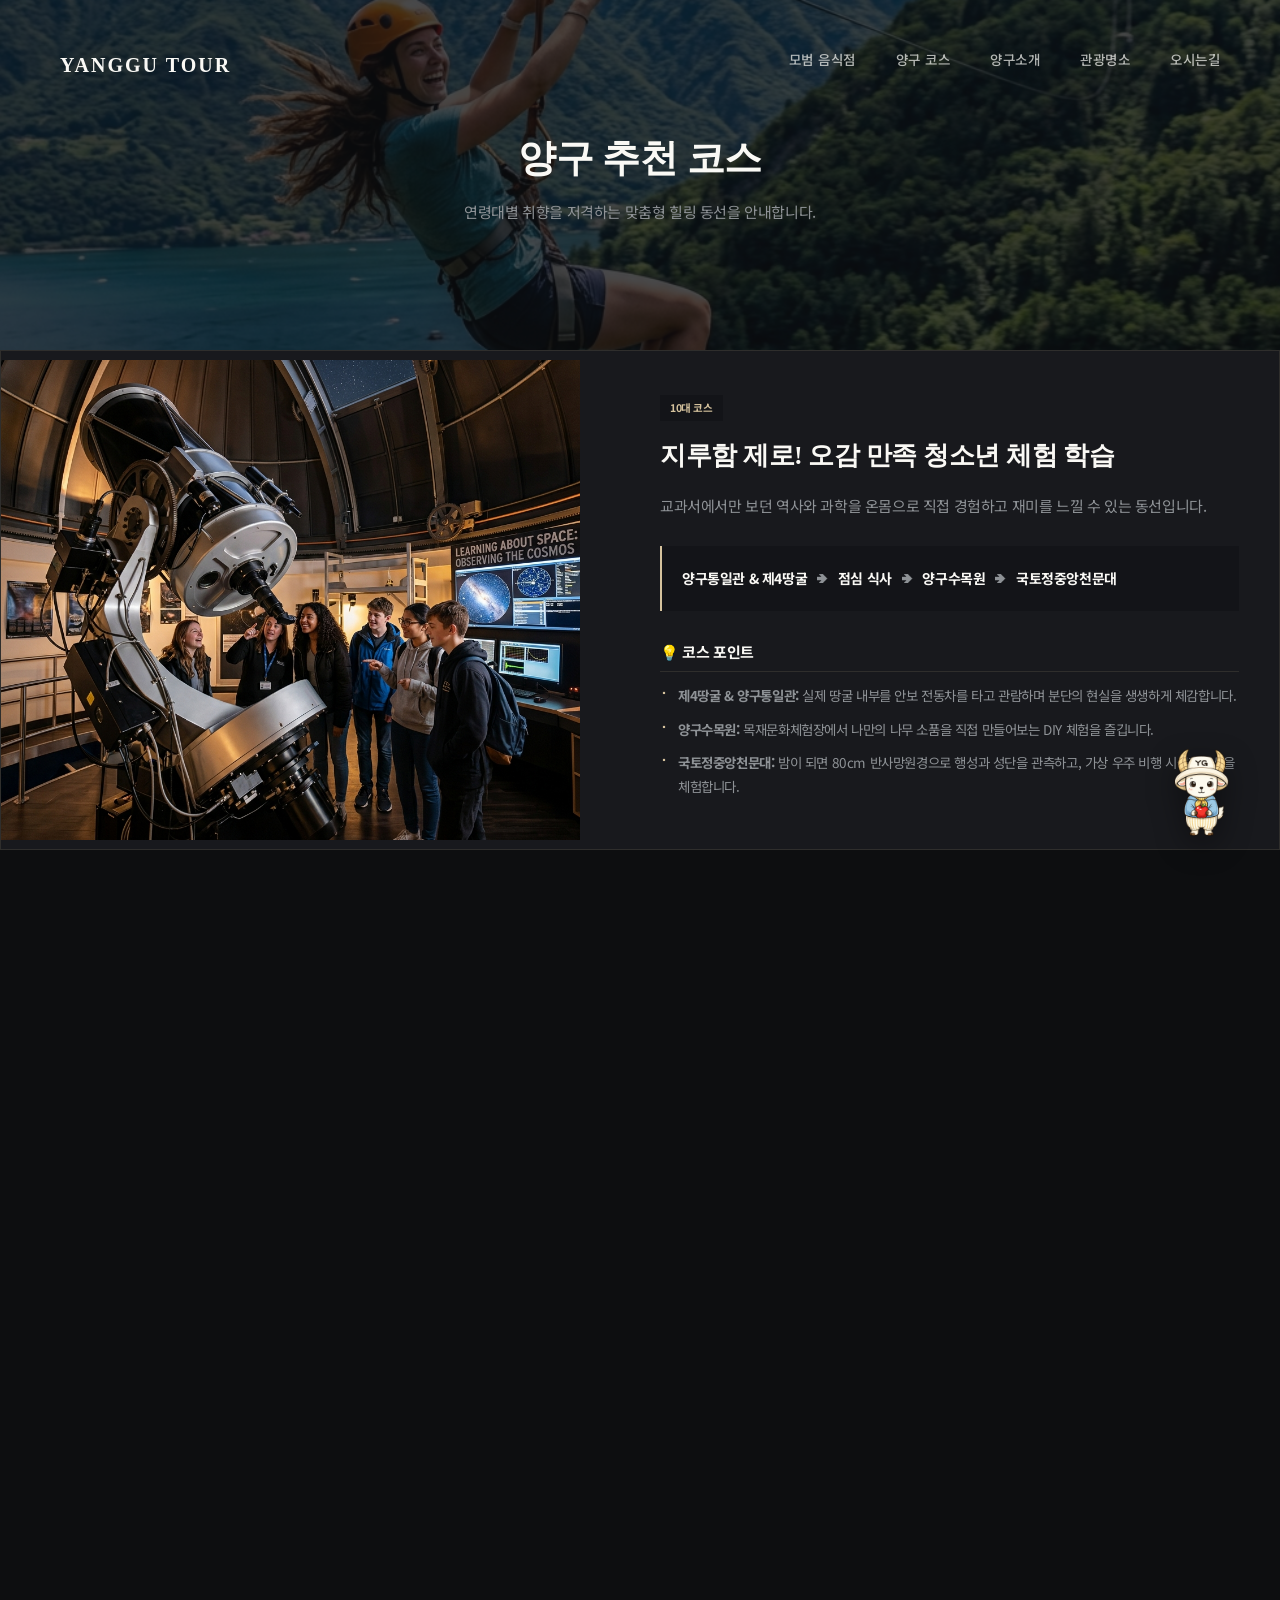
<file: course.html>
<!DOCTYPE html>
<html lang="ko">
<head>
    <meta charset="UTF-8">
    <meta name="viewport" content="width=device-width, initial-scale=1.0">
    <title>양구 코스 - 연령대별 맞춤 여행</title>
    <link rel="stylesheet" href="styles.css">
    <link href="https://fonts.googleapis.com/css2?family=Noto+Sans+KR:wght@300;400;500;700;900&display=swap" rel="stylesheet">
</head>
<body>
    <!-- Header -->
    <header id="header">
        <div class="header-container">
            <h1 class="logo"><a href="index.html">YANGGU TOUR</a></h1>
            <nav class="nav">
                <ul class="nav-list">
                    <li><a href="restaurants.html">모범 음식점</a></li>
                    <li><a href="course.html">양구 코스</a></li>
                    <li><a href="index.html#about">양구소개</a></li>
                    <li><a href="index.html#attractions">관광명소</a></li>
                    <li><a href="index.html#contact">오시는길</a></li>
                </ul>
            </nav>
        </div>
    </header>

    <!-- Sub Hero Section -->
    <section class="sub-hero" style="background-image: url('images/course_20s_1779167132678.png');">
        <div class="sub-hero-overlay"></div>
        <div class="sub-hero-content">
            <h2 class="animate-up">양구 추천 코스</h2>
            <p class="animate-up delay-1">연령대별 취향을 저격하는 맞춤형 힐링 동선을 안내합니다.</p>
        </div>
    </section>

    <!-- Course Section -->
    <section class="section">
        <div class="container">

            <!-- 10s Course -->
            <div class="course-row fade-in">
                <div class="course-img" style="background-image: url('images/course_10s_1779167118322.png');"></div>
                <div class="course-content">
                    <span class="course-badge">10대 코스</span>
                    <h3 class="course-title">지루함 제로! 오감 만족 청소년 체험 학습</h3>
                    <p class="course-desc">교과서에서만 보던 역사와 과학을 온몸으로 직접 경험하고 재미를 느낄 수 있는 동선입니다.</p>
                    
                    <div class="course-path">
                        <span class="path-step">양구통일관 & 제4땅굴</span> <span class="path-arrow">➔</span>
                        <span class="path-step">점심 식사</span> <span class="path-arrow">➔</span>
                        <span class="path-step">양구수목원</span> <span class="path-arrow">➔</span>
                        <span class="path-step">국토정중앙천문대</span>
                    </div>

                    <div class="course-points">
                        <h4>💡 코스 포인트</h4>
                        <ul>
                            <li><strong>제4땅굴 & 양구통일관:</strong> 실제 땅굴 내부를 안보 전동차를 타고 관람하며 분단의 현실을 생생하게 체감합니다.</li>
                            <li><strong>양구수목원:</strong> 목재문화체험장에서 나만의 나무 소품을 직접 만들어보는 DIY 체험을 즐깁니다.</li>
                            <li><strong>국토정중앙천문대:</strong> 밤이 되면 80cm 반사망원경으로 행성과 성단을 관측하고, 가상 우주 비행 시뮬레이션을 체험합니다.</li>
                        </ul>
                    </div>
                </div>
            </div>

            <!-- 20s Course -->
            <div class="course-row reverse fade-in">
                <div class="course-img" style="background-image: url('images/course_20s_1779167132678.png');"></div>
                <div class="course-content">
                    <span class="course-badge badge-blue">20대 코스</span>
                    <h3 class="course-title">뚜벅이도 가능! 감성 샷과 액티비티 중심의 청춘 동선</h3>
                    <p class="course-desc">대중교통 접근성이 좋고, 인스타그래머블한 풍경과 활동적인 액티비티를 결합한 코스입니다.</p>
                    
                    <div class="course-path">
                        <span class="path-step">시외버스터미널</span> <span class="path-arrow">➔</span>
                        <span class="path-step">박수근미술관</span> <span class="path-arrow">➔</span>
                        <span class="path-step">점심 식사</span> <span class="path-arrow">➔</span>
                        <span class="path-step">한반도섬</span> <span class="path-arrow">➔</span>
                        <span class="path-step">터미널 복귀</span>
                    </div>

                    <div class="course-points">
                        <h4>💡 코스 포인트</h4>
                        <ul>
                            <li><strong>이동 팁:</strong> 터미널에서 박수근미술관, 한반도섬은 모두 택시나 시내버스로 5~10분 내외로 이동 가능하여 뚜벅이 여행자에게 최적입니다.</li>
                            <li><strong>박수근미술관:</strong> 독창적인 돌반석 형태의 미술관 건축물 자체가 거대한 포토존입니다. 감성적인 인생 사진을 남기기 좋습니다.</li>
                            <li><strong>한반도섬:</strong> 시원하게 날아가는 '짚라인'을 타거나, 섬 내부에서 수상 자전거, 카약 등의 액티비티를 역동적으로 즐길 수 있습니다.</li>
                        </ul>
                    </div>
                </div>
            </div>

            <!-- 30-40s Course -->
            <div class="course-row fade-in">
                <div class="course-img" style="background-image: url('images/course_30s_1779167148218.png');"></div>
                <div class="course-content">
                    <span class="course-badge badge-orange">30~40대 코스</span>
                    <h3 class="course-title">아이도 부모도 만족하는 여유로운 휴양 가족 여행</h3>
                    <p class="course-desc">동선 낭비가 적고, 안전하면서도 가족 모두가 쉴 수 있는 힐링 코스입니다.</p>
                    
                    <div class="course-path">
                        <span class="path-step">한반도섬</span> <span class="path-arrow">➔</span>
                        <span class="path-step">점심 식사</span> <span class="path-arrow">➔</span>
                        <span class="path-step">양구수목원</span> <span class="path-arrow">➔</span>
                        <span class="path-step">천문대 캠핑장 야영</span>
                    </div>

                    <div class="course-points">
                        <h4>💡 코스 포인트</h4>
                        <ul>
                            <li><strong>한반도섬:</strong> 나무 데크길이 평탄하게 잘 닦여 있어 유모차를 끌거나 아이들이 뛰어놀기에 안전합니다.</li>
                            <li><strong>양구수목원:</strong> DMZ 야생동물생태관과 야외 유아숲체험원에서 자연 친화적인 놀이터를 이용할 수 있어 아이들 만족도가 매우 높습니다.</li>
                            <li><strong>천문대 및 캠핑장:</strong> 저녁에는 캠핑장에서 바비큐를 즐긴 뒤, 쏟아지는 별을 보며 하루를 마무리하는 완벽한 가족 체류형 코스입니다.</li>
                        </ul>
                    </div>
                </div>
            </div>

            <!-- 50s+ Course -->
            <div class="course-row reverse fade-in">
                <div class="course-img" style="background-image: url('images/course_50s_1779167166340.png');"></div>
                <div class="course-content">
                    <span class="course-badge badge-purple">50대 이상 코스</span>
                    <h3 class="course-title">자연의 기운을 담아가는 청정 DMZ 명품 힐링 여행</h3>
                    <p class="course-desc">오염되지 않은 양구 고유의 깊은 자연환경을 만끽하며, 편안하게 걷고 건강한 로컬 음식을 즐기는 웰니스 동선입니다.</p>
                    
                    <div class="course-path">
                        <span class="path-step">두타연 트레킹</span> <span class="path-arrow">➔</span>
                        <span class="path-step">점심 식사</span> <span class="path-arrow">➔</span>
                        <span class="path-step">박수근미술관</span> <span class="path-arrow">➔</span>
                        <span class="path-step">양구전통시장</span>
                    </div>

                    <div class="course-points">
                        <h4>💡 코스 포인트</h4>
                        <ul>
                            <li><strong>두타연계곡:</strong> 수십 년간 통제되어 천연기념물 열목어가 사는 최고의 청정 숲길입니다. 완만한 데크길을 부담 없이 걸을 수 있습니다. (사전 예약 필요)</li>
                            <li><strong>박수근미술관:</strong> 화백의 생가터 뒷동산을 따라 조성된 자작나무 동산을 조용히 거닐며 문화 예술이 주는 마음의 여유를 느낍니다.</li>
                            <li><strong>양구중앙시장:</strong> 곰취, 시래기, 사과 등 신선한 제철 농특산물을 구경하고 알뜰하게 로컬 푸드를 구매하기 좋습니다.</li>
                        </ul>
                    </div>
                </div>
            </div>

        </div>
    </section>

    <!-- Footer -->
    <footer id="contact">
        <div class="container footer-content">
            <div class="footer-info">
                <h2 class="footer-logo">YANGGU TOUR</h2>
                <p>강원특별자치도 양구군 양구읍 관공서로 38 양구군청</p>
                <p>대표전화 : 033-481-2191 | 관광안내소 : 033-480-2251</p>
            </div>
            <div class="footer-links">
                <a href="#">개인정보처리방침</a>
                <a href="#">이용약관</a>
                <a href="#">이메일무단수집거부</a>
            </div>
        </div>
        <div class="footer-bottom">
            <p>&copy; 2026 Yanggu-gun. All Rights Reserved.</p>
        </div>
    </footer>

    <!-- Chatbot Popup -->
    <div id="chatbot-popup" class="chatbot-popup">
        <div class="chatbot-window" id="chatbot-window">
            <div class="chatbot-header">
                <strong>양구 안내 도우미</strong>
                <button class="chatbot-close" onclick="toggleChatbot()">&times;</button>
            </div>
            <div class="chatbot-body">
                <p>안녕하세요! <strong>양구를 소개할게.</strong><br>어떤 정보가 필요하신가요?</p>
                <div class="chatbot-menu">
                    <a href="course.html" class="chat-btn">🗺️ 맞춤형 코스 추천</a>
                    <a href="restaurants.html" class="chat-btn">🍽️ 모범 음식점 안내</a>
                    <a href="culture.html" class="chat-btn">🎨 문화 예술 시설</a>
                    <a href="index.html#attractions" class="chat-btn" onclick="toggleChatbot()">🏞️ 주요 관광 명소</a>
                </div>
            </div>
        </div>
        <img src="images/sanyang2.png" alt="양구 산양 챗봇" class="chatbot-icon" onclick="toggleChatbot()">
    </div>

    <script src="script.js"></script>
</body>
</html>
</file>
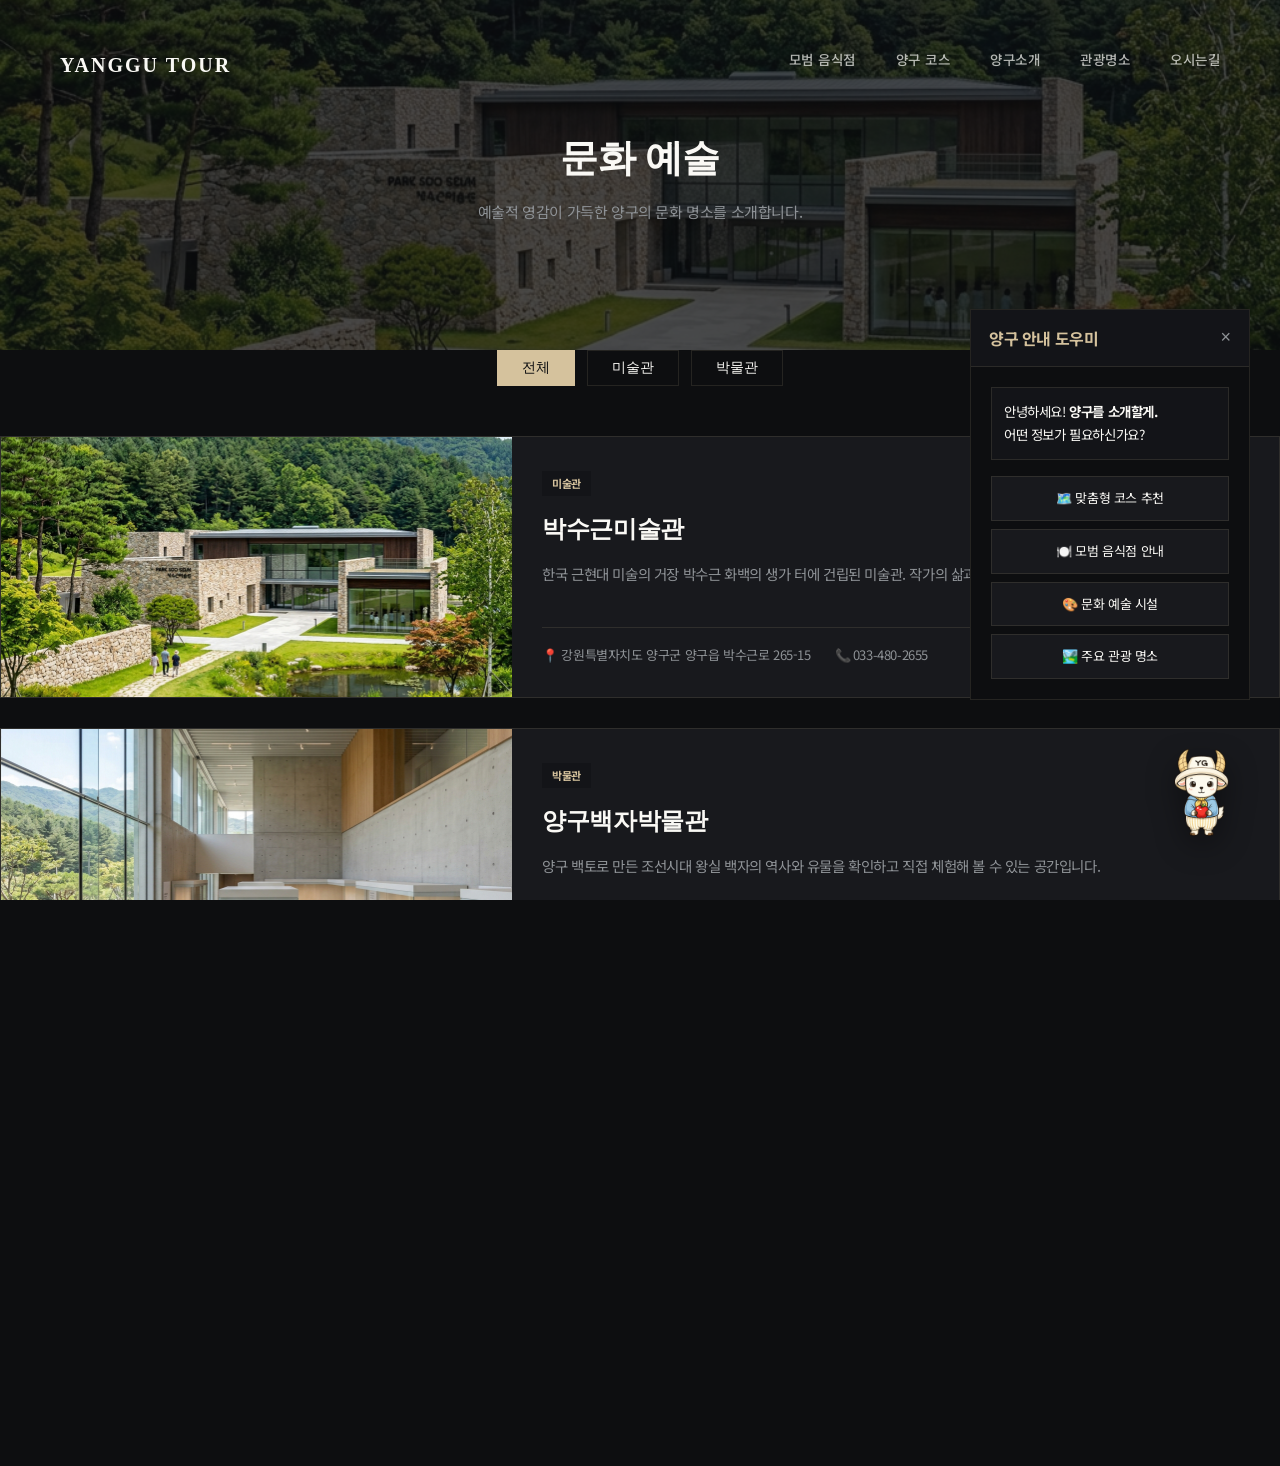
<file: culture.html>
<!DOCTYPE html>
<html lang="ko">
<head>
    <meta charset="UTF-8">
    <meta name="viewport" content="width=device-width, initial-scale=1.0">
    <title>문화시설 안내 - 양구군 문화관광</title>
    <link rel="stylesheet" href="styles.css">
    <link href="https://fonts.googleapis.com/css2?family=Noto+Sans+KR:wght@300;400;500;700&display=swap" rel="stylesheet">
</head>
<body>
    <!-- Header -->
    <header id="header">
        <div class="header-container">
            <h1 class="logo"><a href="index.html">YANGGU TOUR</a></h1>
            <nav class="nav">
                <ul class="nav-list">
                    <li><a href="restaurants.html">모범 음식점</a></li>
                    <li><a href="course.html">양구 코스</a></li>
                    <li><a href="index.html#about">양구소개</a></li>
                    <li><a href="index.html#attractions">관광명소</a></li>
                    <li><a href="index.html#contact">오시는길</a></li>
                </ul>
            </nav>
        </div>
    </header>

    <!-- Sub Hero Section -->
    <section class="sub-hero" style="background-image: url('images/museum_1779164974892.png');">
        <div class="sub-hero-overlay"></div>
        <div class="sub-hero-content">
            <h2 class="animate-up">문화 예술</h2>
            <p class="animate-up delay-1">예술적 영감이 가득한 양구의 문화 명소를 소개합니다.</p>
        </div>
    </section>

    <!-- List Section -->
    <section class="section bg-light">
        <div class="container">
            <div class="list-filters fade-in">
                <button class="filter-btn active">전체</button>
                <button class="filter-btn">미술관</button>
                <button class="filter-btn">박물관</button>
            </div>

            <div class="list-container">
                <!-- List Item 1 -->
                <div class="list-item fade-in">
                    <div class="list-img" style="background-image: url('images/museum_1779164974892.png');"></div>
                    <div class="list-info">
                        <div class="list-tags">
                            <span class="tag">미술관</span>
                        </div>
                        <h3 class="list-title"><a href="http://www.parksookeun.or.kr" target="_blank">박수근미술관</a></h3>
                        <p class="list-desc">한국 근현대 미술의 거장 박수근 화백의 생가 터에 건립된 미술관. 작가의 삶과 예술을 조명합니다.</p>
                        <div class="list-details">
                            <p>📍 강원특별자치도 양구군 양구읍 박수근로 265-15</p>
                            <p>📞 033-480-2655</p>
                        </div>
                    </div>
                </div>

                <!-- List Item 2 -->
                <div class="list-item fade-in">
                    <div class="list-img" style="background-image: url('images/baekja_museum_1779166063797.png');"></div>
                    <div class="list-info">
                        <div class="list-tags">
                            <span class="tag">박물관</span>
                        </div>
                        <h3 class="list-title">양구백자박물관</h3>
                        <p class="list-desc">양구 백토로 만든 조선시대 왕실 백자의 역사와 유물을 확인하고 직접 체험해 볼 수 있는 공간입니다.</p>
                        <div class="list-details">
                            <p>📍 강원특별자치도 양구군 방산면 평화로 5182</p>
                            <p>📞 033-480-2664</p>
                        </div>
                    </div>
                </div>

                <!-- List Item 3 -->
                <div class="list-item fade-in">
                    <div class="list-img" style="background-image: url('images/prehistory_museum_1779166078985.png');"></div>
                    <div class="list-info">
                        <div class="list-tags">
                            <span class="tag">박물관</span>
                        </div>
                        <h3 class="list-title">양구선사박물관</h3>
                        <p class="list-desc">파로호 상류 지역에서 발굴된 구석기 시대부터 청동기 시대까지의 유물을 만나볼 수 있는 역사 교육의 장입니다.</p>
                        <div class="list-details">
                            <p>📍 강원특별자치도 양구군 양구읍 금강산로 439-52</p>
                            <p>📞 033-480-2677</p>
                        </div>
                    </div>
                </div>

            </div>
        </div>
    </section>

    <!-- Footer -->
    <footer id="contact">
        <div class="container footer-content">
            <div class="footer-info">
                <h2 class="footer-logo">YANGGU TOUR</h2>
                <p>강원특별자치도 양구군 양구읍 관공서로 38 양구군청</p>
                <p>대표전화 : 033-481-2191 | 관광안내소 : 033-480-2251</p>
            </div>
            <div class="footer-links">
                <a href="#">개인정보처리방침</a>
                <a href="#">이용약관</a>
                <a href="#">이메일무단수집거부</a>
            </div>
        </div>
        <div class="footer-bottom">
            <p>&copy; 2026 Yanggu-gun. All Rights Reserved.</p>
        </div>
    </footer>

    <!-- Chatbot Popup -->
    <div id="chatbot-popup" class="chatbot-popup">
        <div class="chatbot-window" id="chatbot-window">
            <div class="chatbot-header">
                <strong>양구 안내 도우미</strong>
                <button class="chatbot-close" onclick="toggleChatbot()">&times;</button>
            </div>
            <div class="chatbot-body">
                <p>안녕하세요! <strong>양구를 소개할게.</strong><br>어떤 정보가 필요하신가요?</p>
                <div class="chatbot-menu">
                    <a href="course.html" class="chat-btn">🗺️ 맞춤형 코스 추천</a>
                    <a href="restaurants.html" class="chat-btn">🍽️ 모범 음식점 안내</a>
                    <a href="culture.html" class="chat-btn">🎨 문화 예술 시설</a>
                    <a href="index.html#attractions" class="chat-btn" onclick="toggleChatbot()">🏞️ 주요 관광 명소</a>
                </div>
            </div>
        </div>
        <img src="images/sanyang2.png" alt="양구 산양 챗봇" class="chatbot-icon" onclick="toggleChatbot()">
    </div>

    <script src="script.js"></script>
</body>
</html>
</file>
<file: styles.css>
/* ==========================================================================
   CSS Variables & Reset (Cinematic Dark Luxury Theme)
   ========================================================================== */
:root {
    --primary-color: #D5C29D;      /* Metallic Gold Bronze */
    --primary-dark: #A89572;
    --accent-color: #C2A67D;      /* Light Gold Accent */
    --text-main: #FAF9F5;         /* Ivory Paper Text */
    --text-muted: #8E9296;        /* Muted Editorial Slate */
    --bg-main: #0D0E10;           /* Deep Matte Black */
    --bg-light: #131418;          /* Deep Charcoal Layer */
    --white: #18191D;             /* Card Dark Surface */
    --border-color: rgba(213, 194, 157, 0.12);
    --border-dark: rgba(213, 194, 157, 0.25);
    --transition: all 0.6s cubic-bezier(0.16, 1, 0.3, 1);
}

* {
    margin: 0;
    padding: 0;
    box-sizing: border-box;
    word-break: keep-all;
    overflow-wrap: break-word;
}

html, body {
    height: 100%;
    background-color: var(--bg-main);
    color: var(--text-main);
    font-family: 'Noto Sans KR', sans-serif;
    line-height: 1.75;
    letter-spacing: -0.4px;
    /* Fullscreen scroll snap mandatory on desktop */
    scroll-snap-type: y mandatory;
    overflow-y: scroll;
    scroll-behavior: smooth;
}

/* Hide Scrollbar for clean UI, but keep functionality */
html::-webkit-scrollbar {
    width: 6px;
}
html::-webkit-scrollbar-track {
    background: var(--bg-main);
}
html::-webkit-scrollbar-thumb {
    background: var(--border-dark);
    border-radius: 3px;
}

a {
    text-decoration: none;
    color: inherit;
    transition: var(--transition);
}

ul {
    list-style: none;
}

/* Custom Interactive Cursor */
.custom-cursor {
    width: 32px;
    height: 32px;
    border: 1px solid var(--primary-color);
    border-radius: 50%;
    position: fixed;
    transform: translate(-50%, -50%);
    pointer-events: none;
    z-index: 9999;
    transition: width 0.3s, height 0.3s, background-color 0.3s, opacity 0.1s;
    opacity: 0;
}

.custom-cursor-dot {
    width: 4px;
    height: 4px;
    background-color: var(--primary-color);
    border-radius: 50%;
    position: fixed;
    transform: translate(-50%, -50%);
    pointer-events: none;
    z-index: 9999;
    opacity: 0;
}

/* Hover active state for custom cursor */
.custom-cursor.hover {
    width: 50px;
    height: 50px;
    background-color: rgba(213, 194, 157, 0.08);
    border-color: var(--primary-color);
}

/* Editorial Typography */
.serif {
    font-family: 'Noto Serif KR', 'Playfair Display', serif;
}

.font-playfair {
    font-family: 'Playfair Display', serif;
}

.highlight-serif {
    color: var(--primary-color);
    font-style: italic;
    font-weight: 400;
}

/* ==========================================================================
   Header & Navigation
   ========================================================================== */
#header {
    position: fixed;
    top: 0;
    width: 100%;
    z-index: 1000;
    background: transparent;
    padding: 30px 0;
    border-bottom: 1px solid transparent;
    transition: var(--transition);
}

#header.scrolled {
    background: rgba(13, 14, 16, 0.95);
    backdrop-filter: blur(15px);
    border-bottom: 1px solid var(--border-color);
    padding: 18px 0;
}

.header-container {
    max-width: 1600px;
    margin: 0 auto;
    padding: 0 60px;
    display: flex;
    justify-content: space-between;
    align-items: center;
}

.logo a {
    font-family: 'Playfair Display', 'Noto Serif KR', serif;
    font-size: 20px;
    font-weight: 800;
    color: var(--text-main);
    letter-spacing: 2px;
}

.header-issue {
    font-size: 11px;
    font-weight: 600;
    letter-spacing: 3px;
    color: var(--primary-color);
    text-transform: uppercase;
}

.nav-list {
    display: flex;
    gap: 40px;
}

.nav-list li a {
    font-size: 13.5px;
    font-weight: 500;
    color: rgba(250, 249, 245, 0.7);
    letter-spacing: 0.5px;
    position: relative;
    padding: 6px 0;
}

.nav-list li a::after {
    content: '';
    position: absolute;
    bottom: 0;
    left: 0;
    width: 0;
    height: 1px;
    background-color: var(--primary-color);
    transition: var(--transition);
}

.nav-list li a:hover {
    color: var(--text-main);
}

.nav-list li a:hover::after {
    width: 100%;
}

@media (max-width: 992px) {
    .header-container {
        padding: 0 24px;
    }
    .nav-list {
        display: none;
    }
}

/* ==========================================================================
   Fixed Chapter Navigation
   ========================================================================== */
.chapter-nav-fixed {
    position: fixed;
    right: 50px;
    top: 50%;
    transform: translateY(-50%);
    z-index: 1001;
    display: flex;
    flex-direction: column;
    gap: 24px;
}

.nav-dot {
    width: 8px;
    height: 8px;
    border-radius: 50%;
    background-color: rgba(250, 249, 245, 0.2);
    position: relative;
    transition: var(--transition);
}

.nav-dot::before {
    content: '';
    position: absolute;
    top: 50%;
    left: 50%;
    transform: translate(-50%, -50%) scale(0);
    width: 22px;
    height: 22px;
    border: 1px solid var(--primary-color);
    border-radius: 50%;
    transition: var(--transition);
}

.nav-dot.active {
    background-color: var(--primary-color);
}

.nav-dot.active::before {
    transform: translate(-50%, -50%) scale(1);
}

.dot-label {
    position: absolute;
    right: 30px;
    top: 50%;
    transform: translateY(-50%) translateX(10px);
    font-size: 10px;
    font-weight: 700;
    letter-spacing: 2px;
    color: var(--primary-color);
    opacity: 0;
    pointer-events: none;
    transition: var(--transition);
    white-space: nowrap;
}

.nav-dot:hover .dot-label,
.nav-dot.active .dot-label {
    opacity: 1;
    transform: translateY(-50%) translateX(0);
}

@media (max-width: 1200px) {
    .chapter-nav-fixed {
        display: none;
    }
}

/* ==========================================================================
   Chapter Fullscreen Structure
   ========================================================================== */
.chapter-section {
    height: 100vh;
    width: 100vw;
    scroll-snap-align: start;
    scroll-snap-stop: always;
    overflow: hidden;
    position: relative;
}

.chapter-split-wrapper {
    display: flex;
    height: 100%;
    width: 100%;
}

.chapter-media-panel {
    flex: 1.1;
    height: 100%;
    position: relative;
    overflow: hidden;
    background-color: #050506;
}

.panel-bg-image {
    position: absolute;
    top: 0;
    left: 0;
    width: 100%;
    height: 100%;
    background-size: cover;
    background-position: center;
    opacity: 0;
    transition: opacity 1.2s cubic-bezier(0.16, 1, 0.3, 1), transform 18s cubic-bezier(0.16, 1, 0.3, 1);
    transform: scale(1.04);
}

.panel-bg-image.active {
    opacity: 1;
    transform: scale(1.12);
}

.media-caption {
    position: absolute;
    bottom: 40px;
    left: 40px;
    font-size: 11px;
    color: rgba(250, 249, 245, 0.4);
    letter-spacing: 1.5px;
    z-index: 10;
    text-transform: uppercase;
}

.chapter-content-panel {
    flex: 1;
    height: 100%;
    background-color: var(--bg-main);
    padding: 100px 8%;
    display: flex;
    flex-direction: column;
    justify-content: center;
    position: relative;
    border-left: 1px solid var(--border-color);
}

.panel-scroll-content {
    overflow-y: auto;
    flex: 1;
    padding-right: 15px;
    margin-top: 10px;
}

/* Custom Scrollbar for Panel Scroll */
.panel-scroll-content::-webkit-scrollbar {
    width: 4px;
}
.panel-scroll-content::-webkit-scrollbar-track {
    background: transparent;
}
.panel-scroll-content::-webkit-scrollbar-thumb {
    background: var(--border-color);
    border-radius: 2px;
}

@media (max-width: 992px) {
    /* Stack panels vertically on smaller screens */
    html, body {
        scroll-snap-type: none;
        height: auto;
    }
    .chapter-section {
        height: auto;
        min-height: 100vh;
        scroll-snap-align: none;
    }
    .chapter-split-wrapper {
        flex-direction: column;
        height: auto;
    }
    .chapter-media-panel {
        height: 50vh;
        width: 100%;
    }
    .chapter-content-panel {
        height: auto;
        width: 100%;
        padding: 60px 24px;
        border-left: none;
        border-top: 1px solid var(--border-color);
    }
    .panel-scroll-content {
        overflow-y: visible;
        height: auto;
    }
}

/* ==========================================================================
   Editorial Headers in Panel
   ========================================================================== */
.section-header-editorial {
    margin-bottom: 40px;
    position: relative;
    border-top: 1px solid var(--border-dark);
    padding-top: 20px;
    flex-shrink: 0;
}

.section-num {
    font-size: 38px;
    font-weight: 300;
    color: var(--primary-color);
    display: block;
    line-height: 1;
    margin-bottom: 6px;
}

.section-category {
    font-size: 10px;
    font-weight: 700;
    letter-spacing: 3px;
    color: var(--text-muted);
    display: block;
    margin-bottom: 12px;
    text-transform: uppercase;
}

.section-title-editorial {
    font-size: 32px;
    font-weight: 700;
    color: var(--text-main);
    line-height: 1.3;
}

/* ==========================================================================
   CHAPTER 0: Hero Section Adaptations
   ========================================================================== */
#hero {
    display: flex;
    align-items: center;
    justify-content: center;
}

.hero-cover-content {
    max-width: 1000px;
    width: 100%;
    padding: 0 40px;
    color: var(--text-main);
    text-align: center;
    z-index: 5;
}

.cover-meta {
    display: flex;
    justify-content: center;
    align-items: center;
    gap: 16px;
    font-size: 11px;
    font-weight: 700;
    letter-spacing: 4px;
    margin-bottom: 24px;
    color: var(--primary-color);
}

.meta-divider {
    width: 4px;
    height: 4px;
    border-radius: 50%;
    background-color: var(--primary-color);
}

.hero-title {
    font-size: 64px;
    font-weight: 700;
    line-height: 1.25;
    margin-bottom: 36px;
}

.hero-title .highlight-serif {
    color: var(--primary-color);
}

.cover-footer {
    display: flex;
    flex-direction: column;
    align-items: center;
    gap: 40px;
}

.hero-subtitle {
    font-size: 17px;
    font-weight: 300;
    line-height: 1.85;
    color: var(--text-muted);
    max-width: 700px;
}

.scroll-down-arrow {
    font-family: 'Playfair Display', serif;
    font-size: 12px;
    font-weight: 700;
    letter-spacing: 3px;
    padding: 14px 32px;
    border: 1px solid var(--border-dark);
    color: var(--text-main);
    background: transparent;
    transition: var(--transition);
}

.scroll-down-arrow:hover {
    background: var(--primary-color);
    color: var(--bg-main);
    border-color: var(--primary-color);
}

@media (max-width: 768px) {
    .hero-title {
        font-size: 38px;
    }
    .hero-subtitle {
        font-size: 14.5px;
    }
}

/* ==========================================================================
   CHAPTER 1: Introduction (About & Facts)
   ========================================================================== */
.paragraph-lead {
    font-size: 19px;
    line-height: 1.65;
    color: var(--primary-color);
    margin-bottom: 20px;
    font-weight: 500;
}

.paragraph-body {
    font-size: 15px;
    color: var(--text-muted);
    line-height: 1.8;
    margin-bottom: 35px;
}

.editorial-facts-block {
    display: flex;
    flex-direction: column;
    gap: 20px;
    border-top: 1px solid var(--border-color);
    padding-top: 30px;
    margin-bottom: 30px;
}

.fact-item-inline {
    display: flex;
    align-items: flex-start;
    gap: 20px;
}

.fact-num-inline {
    font-size: 22px;
    color: var(--primary-color);
    line-height: 1.2;
}

.fact-detail strong {
    font-size: 15px;
    font-weight: 700;
    color: var(--text-main);
    display: block;
    margin-bottom: 4px;
}

.fact-detail p {
    font-size: 13.5px;
    color: var(--text-muted);
}

.about-features-editorial {
    margin-top: 20px;
}

.about-feature-item.link-item {
    display: flex;
    align-items: center;
    gap: 16px;
    padding: 16px 20px;
    background: var(--bg-light);
    border: 1px solid var(--border-color);
    transition: var(--transition);
}

.about-feature-item.link-item:hover {
    border-color: var(--primary-color);
    background: rgba(213, 194, 157, 0.05);
}

.feature-bullet {
    font-size: 24px;
}

.feature-info h3 {
    font-size: 14.5px;
    font-weight: 700;
    color: var(--text-main);
}

.feature-info p {
    font-size: 12.5px;
    color: var(--text-muted);
}

/* ==========================================================================
   CHAPTER 2: Gomchwi Specialty Style
   ========================================================================== */
.gomchwi-link-editorial {
    display: block;
    height: 100%;
    width: 100%;
}

.gomchwi-img-frame-editorial {
    position: relative;
    width: 100%;
    height: 100%;
    overflow: hidden;
}

.gomchwi-img-overlay-editorial {
    position: absolute;
    top: 0;
    left: 0;
    width: 100%;
    height: 100%;
    background: rgba(13, 14, 16, 0.85);
    backdrop-filter: blur(6px);
    display: flex;
    flex-direction: column;
    align-items: center;
    justify-content: center;
    opacity: 0;
    transition: opacity 0.5s ease;
    z-index: 2;
}

.gomchwi-link-editorial:hover .gomchwi-img-overlay-editorial {
    opacity: 1;
}

.overlay-icon-editorial {
    font-size: 40px;
    color: var(--primary-color);
    margin-bottom: 12px;
    transform: translateY(20px);
    transition: transform 0.5s cubic-bezier(0.16, 1, 0.3, 1);
}

.overlay-text-editorial {
    color: var(--text-main);
    font-size: 14px;
    font-weight: 500;
    letter-spacing: 2px;
    transform: translateY(20px);
    transition: transform 0.5s cubic-bezier(0.16, 1, 0.3, 1) 0.05s;
}

.gomchwi-link-editorial:hover .overlay-icon-editorial,
.gomchwi-link-editorial:hover .overlay-text-editorial {
    transform: translateY(0);
}

.gomchwi-badge-editorial {
    position: absolute;
    bottom: 40px;
    left: 40px;
    background: rgba(13, 14, 16, 0.9);
    backdrop-filter: blur(8px);
    padding: 10px 22px;
    border: 1px solid var(--border-color);
    display: flex;
    align-items: center;
    gap: 8px;
    z-index: 3;
}

.badge-icon-editorial {
    font-size: 14px;
}

.badge-text-editorial {
    font-size: 11px;
    font-weight: 700;
    color: var(--primary-color);
    letter-spacing: 1px;
}

.gomchwi-desc-editorial {
    font-size: 18px;
    color: var(--text-main);
    line-height: 1.75;
    margin-bottom: 28px;
    font-style: italic;
    border-left: 2px solid var(--primary-color);
    padding-left: 20px;
}

.gomchwi-actions-editorial {
    margin-bottom: 40px;
}

.btn-purchase-editorial {
    display: inline-flex;
    align-items: center;
    gap: 12px;
    padding: 14px 34px;
    background: var(--primary-color);
    color: var(--bg-main);
    font-size: 14px;
    font-weight: 700;
    transition: var(--transition);
}

.btn-purchase-editorial:hover {
    background: var(--text-main);
    transform: translateY(-2px);
}

.btn-icon-editorial {
    font-size: 12px;
    transition: transform 0.3s;
}

.btn-purchase-editorial:hover .btn-icon-editorial {
    transform: translateX(5px);
}

.gomchwi-cards-editorial {
    display: flex;
    flex-direction: column;
    gap: 20px;
    border-top: 1px solid var(--border-color);
    padding-top: 30px;
}

.gomchwi-card-editorial {
    display: flex;
    align-items: flex-start;
    gap: 20px;
}

.card-num-editorial {
    font-size: 18px;
    font-weight: 600;
    color: var(--primary-color);
    line-height: 1.2;
    min-width: 20px;
}

.card-text-editorial h3 {
    font-size: 15.5px;
    font-weight: 700;
    color: var(--text-main);
    margin-bottom: 4px;
}

.card-text-editorial p {
    font-size: 13.5px;
    color: var(--text-muted);
    line-height: 1.5;
}

/* ==========================================================================
   CHAPTER 3: Attractions Interactive List
   ========================================================================== */
.attractions-interactive-list {
    display: flex;
    flex-direction: column;
    gap: 16px;
}

.attraction-item-link {
    border-bottom: 1px solid var(--border-color);
    padding: 20px 0;
    transition: var(--transition);
    cursor: pointer;
}

.attraction-item-link:last-child {
    border-bottom: none;
}

.item-index {
    font-size: 10px;
    font-weight: 700;
    letter-spacing: 2px;
    color: var(--text-muted);
    display: block;
    margin-bottom: 6px;
    transition: var(--transition);
}

.item-title-row {
    display: flex;
    justify-content: space-between;
    align-items: center;
    margin-bottom: 10px;
}

.attraction-item-link h3 {
    font-size: 22px;
    font-weight: 700;
    color: rgba(250, 249, 245, 0.5);
    transition: var(--transition);
}

.btn-detail-trigger {
    font-size: 11px;
    font-weight: 700;
    color: var(--primary-color);
    opacity: 0;
    transform: translateX(-10px);
    transition: var(--transition);
}

.item-short-desc {
    font-size: 13.5px;
    color: var(--text-muted);
    line-height: 1.5;
    max-height: 0;
    opacity: 0;
    overflow: hidden;
    transition: max-height 0.5s ease, opacity 0.5s ease;
}

/* Active Hover State controlled by Javascript */
.attraction-item-link.active h3 {
    color: var(--text-main);
}

.attraction-item-link.active .item-index {
    color: var(--primary-color);
}

.attraction-item-link.active .btn-detail-trigger {
    opacity: 1;
    transform: translateX(0);
}

.attraction-item-link.active .item-short-desc {
    max-height: 60px;
    opacity: 1;
    margin-top: 4px;
}

/* ==========================================================================
   CHAPTER 4: Festivals Interactive List
   ========================================================================== */
.festivals-interactive-list {
    display: flex;
    flex-direction: column;
    gap: 16px;
}

.fest-item-link {
    border-bottom: 1px solid var(--border-color);
    padding: 20px 0;
    transition: var(--transition);
    cursor: pointer;
}

.fest-item-link:last-child {
    border-bottom: none;
}

.fest-header-row {
    display: flex;
    align-items: center;
    gap: 16px;
    margin-bottom: 10px;
}

.fest-tag-badge {
    font-size: 9px;
    font-weight: 700;
    letter-spacing: 1.5px;
    padding: 4px 10px;
    color: var(--white);
}

.label-spring { background-color: #557A61; }
.label-summer { background-color: #4C6F8D; }
.label-autumn { background-color: #99725C; }
.label-winter { background-color: #6D7780; }

.fest-item-link h3 {
    font-size: 20px;
    font-weight: 700;
    color: rgba(250, 249, 245, 0.4);
    transition: var(--transition);
}

.fest-item-link p {
    font-size: 13.5px;
    color: var(--text-muted);
    line-height: 1.6;
    max-height: 0;
    opacity: 0;
    overflow: hidden;
    transition: max-height 0.5s ease, opacity 0.5s ease;
}

/* Active Hover State */
.fest-item-link.active h3 {
    color: var(--text-main);
}

.fest-item-link.active p {
    max-height: 70px;
    opacity: 1;
    margin-top: 6px;
}

/* ==========================================================================
   CHAPTER 5: Directions & Embedded Footer
   ========================================================================== */
.directions-editorial-block {
    display: flex;
    flex-direction: column;
    gap: 30px;
    margin-bottom: 50px;
}

.dir-item-editorial {
    border-bottom: 1px solid var(--border-color);
    padding-bottom: 24px;
}

.dir-item-editorial:last-child {
    border-bottom: none;
    padding-bottom: 0;
}

.dir-item-title {
    display: flex;
    align-items: center;
    gap: 12px;
    margin-bottom: 14px;
}

.dir-bullet {
    font-size: 24px;
}

.dir-item-editorial h3 {
    font-size: 18px;
    font-weight: 700;
    color: var(--text-main);
}

.dir-item-editorial p {
    font-size: 14px;
    color: var(--text-muted);
    margin-bottom: 8px;
}

/* Embedded Footer inside final chapter content */
.embedded-footer {
    border-top: 1px solid var(--border-color);
    padding-top: 30px;
    margin-top: auto;
}

.footer-info-editorial h4 {
    font-size: 16px;
    font-weight: 700;
    color: var(--text-main);
    letter-spacing: 1px;
    margin-bottom: 8px;
}

.footer-info-editorial p {
    font-size: 12px;
    color: var(--text-muted);
    line-height: 1.6;
    margin-bottom: 4px;
}

/* ==========================================================================
   Subpages Luxury Adaptations (Restaurants, Course, Culture)
   ========================================================================== */
/* 이 설정으로 서브페이지들도 자동으로 신비로운 다크 명품관 디자인으로 바뀝니다. */
.sub-hero {
    height: 350px;
    position: relative;
    display: flex;
    align-items: center;
    justify-content: center;
    text-align: center;
    background-size: cover;
    background-position: center;
}

.sub-hero-overlay {
    position: absolute;
    top: 0; left: 0; width: 100%; height: 100%;
    background: rgba(13, 14, 16, 0.75);
}

.sub-hero-content {
    position: relative;
    z-index: 1;
    color: var(--text-main);
    max-width: 800px;
    padding: 0 24px;
}

.sub-hero-content h2 {
    font-family: 'Noto Serif KR', serif;
    font-size: 38px;
    font-weight: 700;
    margin-bottom: 8px;
}

.sub-hero-content p {
    font-size: 15px;
    color: var(--text-muted);
}

.list-filters {
    display: flex;
    justify-content: center;
    gap: 12px;
    margin-bottom: 50px;
}

.filter-btn {
    padding: 8px 24px;
    border: 1px solid var(--border-color);
    background: transparent;
    color: var(--text-main);
    font-size: 13.5px;
    cursor: pointer;
    transition: var(--transition);
}

.filter-btn:hover, .filter-btn.active {
    background: var(--primary-color);
    color: var(--bg-main);
    border-color: var(--primary-color);
}

.list-item {
    display: flex;
    background: var(--white);
    border: 1px solid var(--border-color);
    margin-bottom: 30px;
    overflow: hidden;
    transition: var(--transition);
}

.list-item:hover {
    transform: translateY(-4px);
    border-color: var(--primary-color);
}

.list-img {
    width: 40%;
    min-height: 260px;
    background-size: cover;
    background-position: center;
}

.list-info {
    padding: 30px;
    flex: 1;
    display: flex;
    flex-direction: column;
    justify-content: center;
}

.list-tags {
    margin-bottom: 12px;
}

.tag {
    display: inline-block;
    padding: 3px 10px;
    background: var(--bg-light);
    color: var(--primary-color);
    font-size: 11px;
    font-weight: 700;
}

.list-title {
    font-family: 'Noto Serif KR', serif;
    font-size: 24px;
    color: var(--text-main);
    margin-bottom: 12px;
}

.list-desc {
    color: var(--text-muted);
    margin-bottom: 20px;
    font-size: 14.5px;
    line-height: 1.65;
}

.list-details {
    margin-top: auto;
    border-top: 1px solid var(--border-color);
    padding-top: 16px;
    display: flex;
    gap: 24px;
    color: var(--text-muted);
    font-size: 13px;
}

@media (max-width: 768px) {
    .list-item {
        flex-direction: column;
    }
    .list-img {
        width: 100%;
        height: 200px;
    }
}

/* Course Layout adaptations */
.course-row {
    display: flex;
    align-items: center;
    gap: 40px;
    margin-bottom: 80px;
    background: var(--white);
    border: 1px solid var(--border-color);
}

.course-row.reverse {
    flex-direction: row-reverse;
}

.course-img {
    flex: 1;
    min-height: 480px;
    background-size: cover;
    background-position: center;
}

.course-content {
    flex: 1;
    padding: 40px;
}

.course-badge {
    display: inline-block;
    padding: 4px 10px;
    font-size: 10.5px;
    font-weight: 700;
    margin-bottom: 12px;
    background-color: var(--bg-light);
    color: var(--primary-color);
}

.course-title {
    font-family: 'Noto Serif KR', serif;
    font-size: 26px;
    color: var(--text-main);
    margin-bottom: 14px;
}

.course-desc {
    font-size: 15px;
    color: var(--text-muted);
    margin-bottom: 28px;
    line-height: 1.7;
}

.course-path {
    background: var(--bg-light);
    padding: 20px;
    display: flex;
    flex-wrap: wrap;
    align-items: center;
    gap: 10px;
    margin-bottom: 28px;
    border-left: 2px solid var(--primary-color);
}

.path-step {
    font-weight: 700;
    font-size: 14px;
}

.path-arrow {
    color: var(--text-muted);
    font-size: 11px;
}

.course-points h4 {
    font-size: 15px;
    color: var(--text-main);
    margin-bottom: 12px;
    border-bottom: 1px solid var(--border-color);
    padding-bottom: 6px;
}

.course-points li {
    position: relative;
    padding-left: 18px;
    margin-bottom: 10px;
    color: var(--text-muted);
    font-size: 13.5px;
}

.course-points li::before {
    content: '▪';
    position: absolute;
    left: 0;
    color: var(--primary-color);
    font-size: 8px;
    top: 2px;
}

@media (max-width: 992px) {
    .course-row, .course-row.reverse {
        flex-direction: column;
    }
    .course-img {
        width: 100%;
        min-height: 260px;
    }
}

/* Restaurants Table adaptations */
.table-responsive {
    background: var(--white);
    border: 1px solid var(--border-color);
    padding: 24px;
}

.restaurant-table {
    width: 100%;
    border-collapse: collapse;
}

.restaurant-table th,
.restaurant-table td {
    padding: 14px 20px;
    border-bottom: 1px solid var(--border-color);
    font-size: 14px;
}

.restaurant-table th {
    background-color: var(--bg-light);
    color: var(--primary-color);
    font-weight: 700;
}

.restaurant-table tbody tr:hover {
    background-color: var(--bg-main);
}

/* ==========================================================================
   Modal & Chatbot (Cinematic Adaptation)
   ========================================================================== */
.modal {
    display: none;
    position: fixed;
    z-index: 2000;
    left: 0;
    top: 0;
    width: 100%;
    height: 100%;
    background-color: rgba(5, 5, 6, 0.85);
    backdrop-filter: blur(8px);
    opacity: 0;
    transition: opacity 0.4s ease;
}

.modal.show {
    display: flex;
    justify-content: center;
    align-items: center;
    opacity: 1;
}

.modal-content {
    background-color: var(--bg-main);
    border: 1px solid var(--border-color);
    padding: 40px;
    width: 90%;
    max-width: 600px;
    position: relative;
    transform: translateY(-20px);
    transition: transform 0.4s cubic-bezier(0.16, 1, 0.3, 1);
}

.modal.show .modal-content {
    transform: translateY(0);
}

.close-btn {
    position: absolute;
    top: 20px;
    right: 24px;
    color: var(--text-muted);
    font-size: 26px;
    font-weight: 300;
    cursor: pointer;
    transition: var(--transition);
}

.close-btn:hover {
    color: var(--primary-color);
}

.modal-header h2 {
    color: var(--text-main);
    margin-bottom: 20px;
    font-size: 28px;
    border-bottom: 1px solid var(--border-color);
    padding-bottom: 12px;
}

.modal-body img {
    width: 100%;
    height: 260px;
    object-fit: cover;
    margin-bottom: 20px;
}

.modal-body p {
    color: var(--text-muted);
    line-height: 1.8;
    font-size: 14.5px;
    text-align: justify;
}

/* Chatbot Popup */
.chatbot-popup {
    position: fixed;
    bottom: 30px;
    right: 30px;
    z-index: 1000;
    display: flex;
    flex-direction: column;
    align-items: flex-end;
}

.chatbot-icon {
    width: 100px;
    filter: drop-shadow(0 10px 15px rgba(0,0,0,0.4));
    cursor: pointer;
    transition: transform 0.3s;
    animation: floatMascot 4s ease-in-out infinite;
}

.chatbot-icon:hover {
    transform: scale(1.08);
}

.chatbot-window {
    width: 280px;
    background: var(--bg-main);
    border: 1px solid var(--border-color);
    margin-bottom: 20px;
    overflow: hidden;
    opacity: 0;
    transform: translateY(20px) scale(0.9);
    pointer-events: none;
    transition: all 0.4s cubic-bezier(0.16, 1, 0.3, 1);
    transform-origin: bottom right;
}

.chatbot-window.show {
    opacity: 1;
    transform: translateY(0) scale(1);
    pointer-events: auto;
}

.chatbot-header {
    background: var(--bg-light);
    color: var(--primary-color);
    border-bottom: 1px solid var(--border-color);
    padding: 14px 18px;
    display: flex;
    justify-content: space-between;
    align-items: center;
}

.chatbot-close {
    background: none;
    border: none;
    color: var(--text-muted);
    font-size: 18px;
    cursor: pointer;
}

.chatbot-body {
    padding: 20px;
}

.chatbot-body p {
    font-size: 13.5px;
    color: var(--text-main);
    margin-bottom: 16px;
    background: var(--bg-light);
    border: 1px solid var(--border-color);
    padding: 12px;
}

.chatbot-menu {
    display: flex;
    flex-direction: column;
    gap: 8px;
}

.chat-btn {
    display: block;
    padding: 10px 14px;
    background: var(--white);
    border: 1px solid var(--border-color);
    color: var(--text-main);
    text-decoration: none;
    font-size: 13px;
    text-align: center;
    transition: var(--transition);
}

.chat-btn:hover {
    background: var(--primary-color);
    color: var(--bg-main);
    border-color: var(--primary-color);
}

@keyframes floatMascot {
    0% { transform: translateY(0px); }
    50% { transform: translateY(-6px); }
    100% { transform: translateY(0px); }
}

/* ==========================================================================
   Animations
   ========================================================================== */
.animate-up {
    opacity: 0;
    transform: translateY(30px);
    animation: fadeUp 1.2s cubic-bezier(0.16, 1, 0.3, 1) forwards;
}

.animate-up.delay-1 { animation-delay: 0.25s; }
.animate-up.delay-2 { animation-delay: 0.5s; }

@keyframes fadeUp {
    to {
        opacity: 1;
        transform: translateY(0);
    }
}

/* ==========================================================================
   Contact Form Styles (Editorial Edition)
   ========================================================================== */
.editorial-contact-form {
    display: flex;
    flex-direction: column;
    gap: 24px;
    margin-bottom: 20px;
    margin-top: 20px;
}

.form-group-row {
    display: flex;
    gap: 20px;
}

.form-group-row .form-group {
    flex: 1;
}

.form-group {
    display: flex;
    flex-direction: column;
    gap: 8px;
}

.form-group label {
    font-size: 11px;
    font-weight: 700;
    letter-spacing: 2px;
    color: var(--primary-color);
}

.form-group input,
.form-group textarea {
    background-color: var(--bg-light);
    border: 1px solid var(--border-color);
    padding: 14px 18px;
    color: var(--text-main);
    font-size: 14px;
    border-radius: 0;
    transition: var(--transition);
}

.form-group input::placeholder,
.form-group textarea::placeholder {
    color: rgba(250, 249, 245, 0.25);
}

.form-group input:focus,
.form-group textarea:focus {
    outline: none;
    border-color: var(--primary-color);
    background-color: rgba(213, 194, 157, 0.03);
}

.btn-send-message {
    display: inline-flex;
    align-items: center;
    justify-content: center;
    gap: 12px;
    padding: 15px 35px;
    background-color: var(--primary-color);
    color: var(--bg-main);
    border: none;
    font-size: 13.5px;
    font-weight: 700;
    letter-spacing: 2px;
    cursor: pointer;
    align-self: flex-start;
    transition: var(--transition);
    margin-top: 10px;
}

.btn-send-message:hover {
    background-color: var(--text-main);
    color: var(--bg-main);
    transform: translateY(-2px);
}

.btn-send-message .btn-icon {
    font-size: 12px;
    transition: transform 0.3s;
}

.btn-send-message:hover .btn-icon {
    transform: translateX(5px);
}

.form-status-msg {
    font-size: 14px;
    font-weight: 500;
    margin-top: 15px;
    padding: 12px 20px;
    display: none;
}

.form-status-msg.sending {
    display: block;
    background-color: rgba(213, 194, 157, 0.1);
    border-left: 3px solid var(--primary-color);
    color: var(--primary-color);
}

.form-status-msg.success {
    display: block;
    background-color: rgba(85, 122, 97, 0.1);
    border-left: 3px solid #557A61;
    color: #88B196;
}

.form-status-msg.error {
    display: block;
    background-color: rgba(153, 114, 92, 0.1);
    border-left: 3px solid #99725C;
    color: #D1A38C;
}

@media (max-width: 576px) {
    .form-group-row {
        flex-direction: column;
        gap: 20px;
    }
    .btn-send-message {
        width: 100%;
    }
}

/* ==========================================================================
   Notice Modal Styles (Welcome Alert Dialog)
   ========================================================================== */
.notice-close-btn {
    position: absolute;
    top: 20px;
    right: 24px;
    color: var(--text-muted);
    font-size: 26px;
    font-weight: 300;
    cursor: pointer;
    transition: var(--transition);
}

.notice-close-btn:hover {
    color: var(--primary-color);
}

.notice-modal-content {
    max-width: 480px;
    padding: 40px;
    text-align: center;
    border: 1px solid var(--border-dark);
}

.notice-modal-body {
    display: flex;
    flex-direction: column;
    align-items: center;
    gap: 26px;
    margin-top: 15px;
}

.notice-text {
    font-size: 16px;
    font-weight: 500;
    color: var(--text-main);
    line-height: 1.65;
    word-break: keep-all;
}

.btn-notice-confirm {
    display: inline-flex;
    align-items: center;
    justify-content: center;
    padding: 12px 36px;
    background-color: var(--primary-color);
    color: var(--bg-main);
    border: none;
    font-size: 12px;
    font-weight: 700;
    letter-spacing: 2px;
    cursor: pointer;
    transition: var(--transition);
}

.btn-notice-confirm:hover {
    background-color: var(--text-main);
    color: var(--bg-main);
}
</file>
